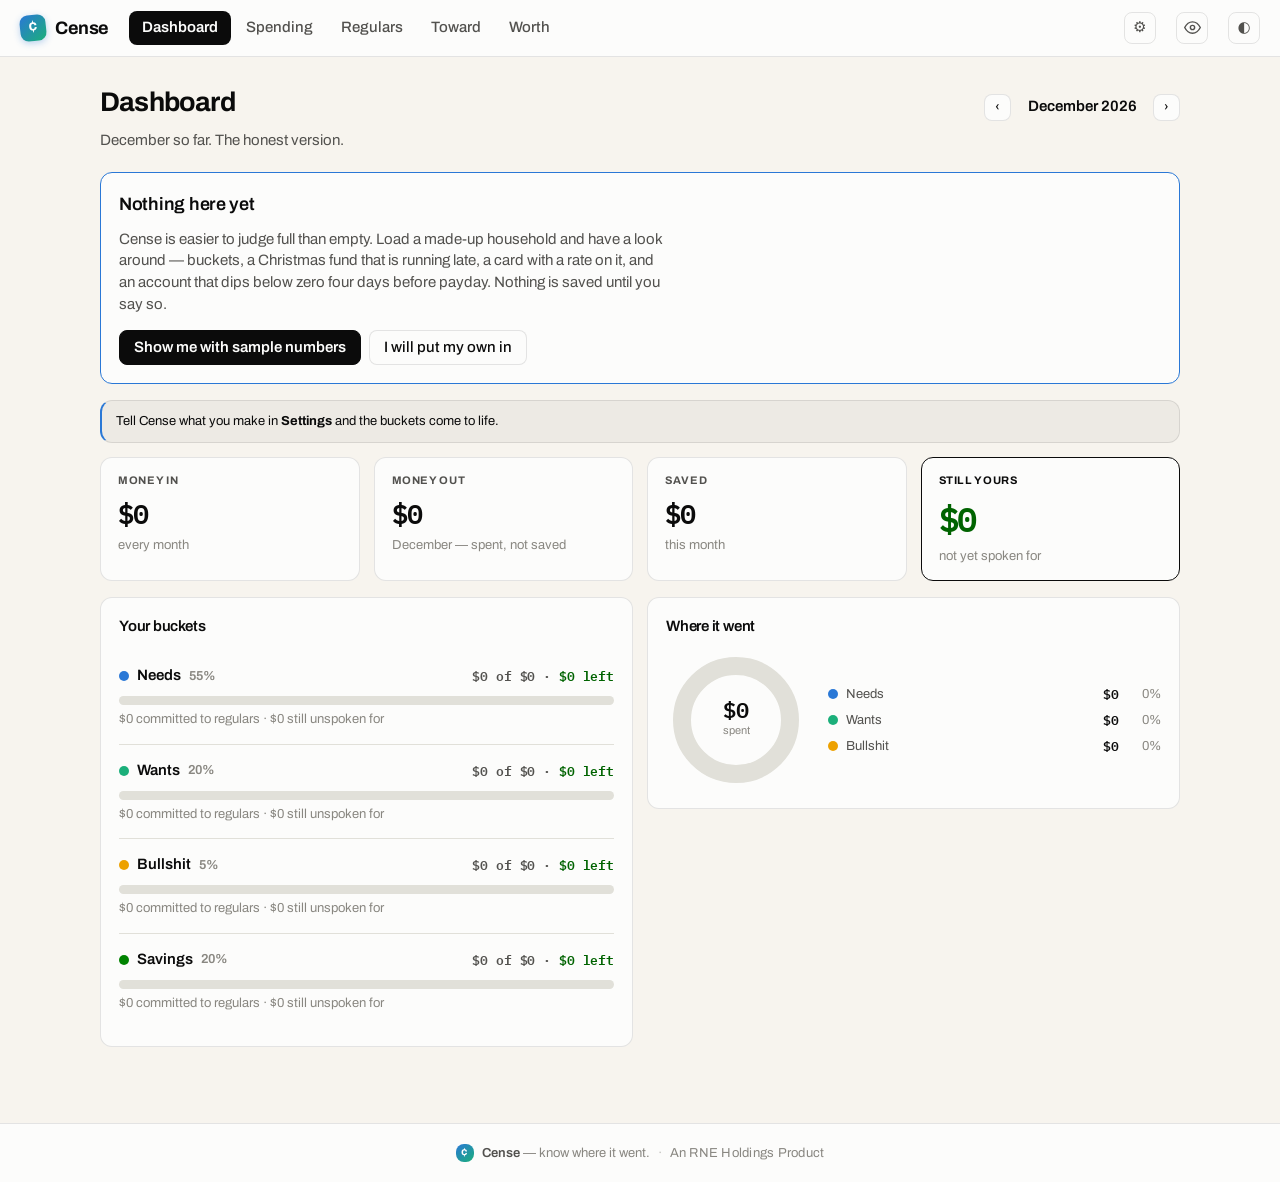
<file: index.html>
<!doctype html>
<html lang="en">
<head>
<meta charset="utf-8">
<meta name="viewport" content="width=device-width, initial-scale=1">
<title>Cense — know where it went</title>
<meta name="description" content="Cense is a budgeting app that admits some of it was bullshit. Percentage buckets, recurring charges on autopilot, and a spending category for the stuff you'd rather not defend.">
<!-- crossorigin is required on font preloads even same-origin; without it the
     browser fetches the file twice and the preload does nothing. -->
<link rel="preload" as="font" type="font/woff2" href="fonts/archivo-latin.woff2" crossorigin>
<link rel="preload" as="font" type="font/woff2" href="fonts/plexmono-600-latin.woff2" crossorigin>
<link rel="stylesheet" href="styles.css">

<link rel="manifest" href="manifest.webmanifest">
<link rel="icon" href="favicon-32.png" sizes="32x32" type="image/png">
<link rel="icon" href="icon-192.png" sizes="192x192" type="image/png">
<link rel="apple-touch-icon" href="icon-180.png">
<meta name="theme-color" content="#fcfcfb" media="(prefers-color-scheme: light)">
<meta name="theme-color" content="#1a1a19" media="(prefers-color-scheme: dark)">
<meta name="apple-mobile-web-app-capable" content="yes">
<meta name="apple-mobile-web-app-title" content="Cense">
<meta name="mobile-web-app-capable" content="yes">

<!-- These live here as well as on landing.html because GitHub Pages serves
     index.html at the site root — so the URL people actually paste into a
     message is this file, not the marketing page. -->
<meta property="og:type" content="website">
<meta property="og:site_name" content="Cense">
<meta property="og:title" content="Cense — know where it went">
<meta property="og:description" content="Percentage buckets, recurring charges on autopilot, and a spending category for the stuff you'd rather not defend. No signup, no bank login, nothing leaves your browser.">
<meta property="og:url" content="https://rneholdings.github.io/Cense/">
<meta property="og:image" content="https://rneholdings.github.io/Cense/og-card.png">
<meta property="og:image:width" content="1200">
<meta property="og:image:height" content="630">
<meta property="og:image:alt" content="Needs. Wants. Savings. Bullshit.">
<meta name="twitter:card" content="summary_large_image">
</head>
<body>

<header class="topbar">
  <a class="brand" href="landing.html" title="About Cense">
    <span class="brand-mark" aria-hidden="true">¢</span>
    <span class="brand-name">Cense</span>
  </a>
  <nav class="nav" id="nav" aria-label="Sections">
    <button class="nav-btn" data-view="dashboard">Dashboard</button>
    <button class="nav-btn" data-view="transactions">Spending</button>
    <button class="nav-btn" data-view="regulars">Regulars</button>
    <button class="nav-btn" data-view="toward">Toward</button>
    <button class="nav-btn" data-view="worth">Worth</button>
  </nav>
  <button class="icon-toggle" data-view="settings" title="Settings" aria-label="Settings">⚙</button>
  <button class="icon-toggle" id="privacyToggle" title="Hide amounts" aria-label="Hide amounts" aria-pressed="false"></button>
  <button class="icon-toggle" id="themeToggle" title="Switch light / dark" aria-label="Switch light / dark">◐</button>
</header>

<main id="view" class="view"></main>

<footer class="footer">
  <span class="footer-mark">¢</span>
  <span><b>Cense</b> — know where it went.</span>
  <span class="footer-dot">·</span>
  <span class="footer-rne">An RNE Holdings Product</span>
</footer>

<div id="modal" class="modal-backdrop" hidden></div>

<div id="toast" class="toast" role="status" aria-live="polite" hidden></div>

<script src="app.js"></script>
<script>
  /* Service workers need a secure origin, so this is a no-op when the page is
     opened straight off the disk with file://. The app itself works either way
     — this only adds installability and offline caching. */
  if ('serviceWorker' in navigator && location.protocol.indexOf('http') === 0) {
    window.addEventListener('load', function () {
      navigator.serviceWorker.register('sw.js').catch(function (e) {
        console.warn('Offline support unavailable:', e);
      });
    });
  }
</script>
</body>
</html>
</file>
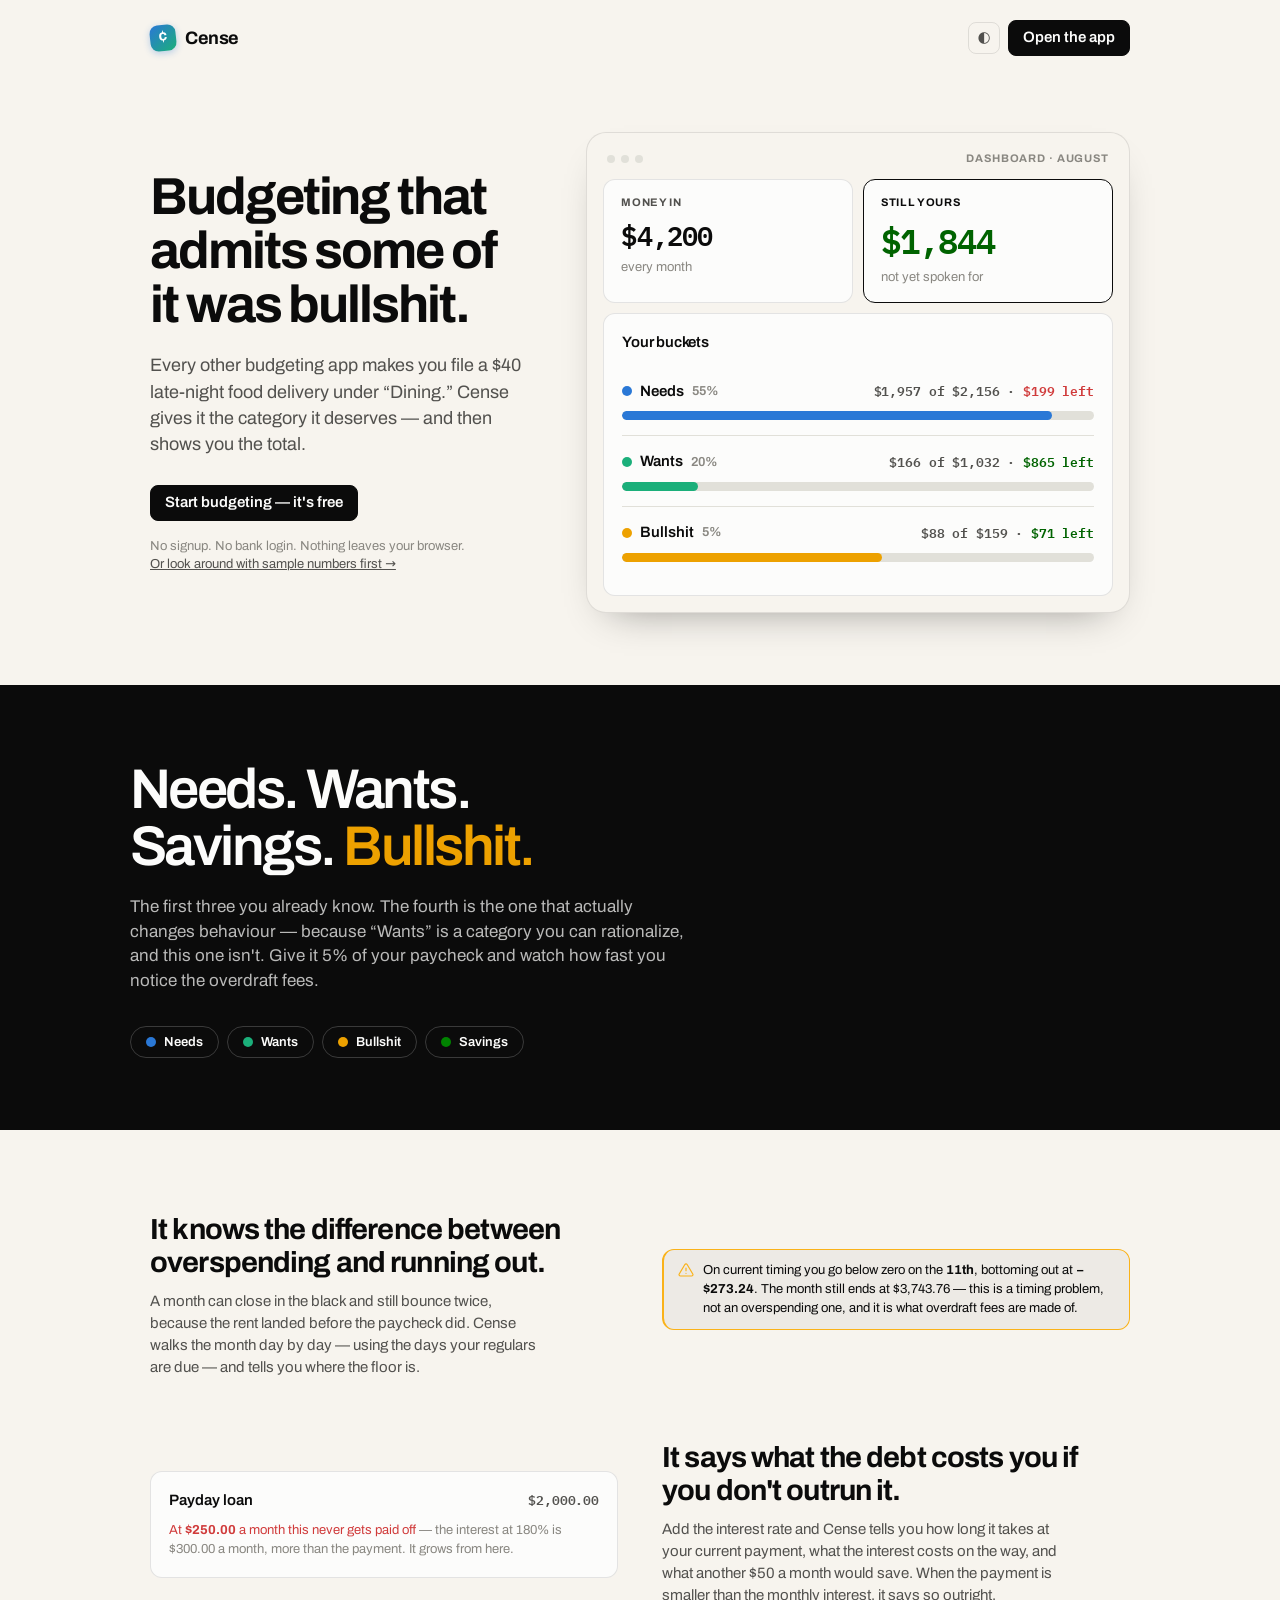
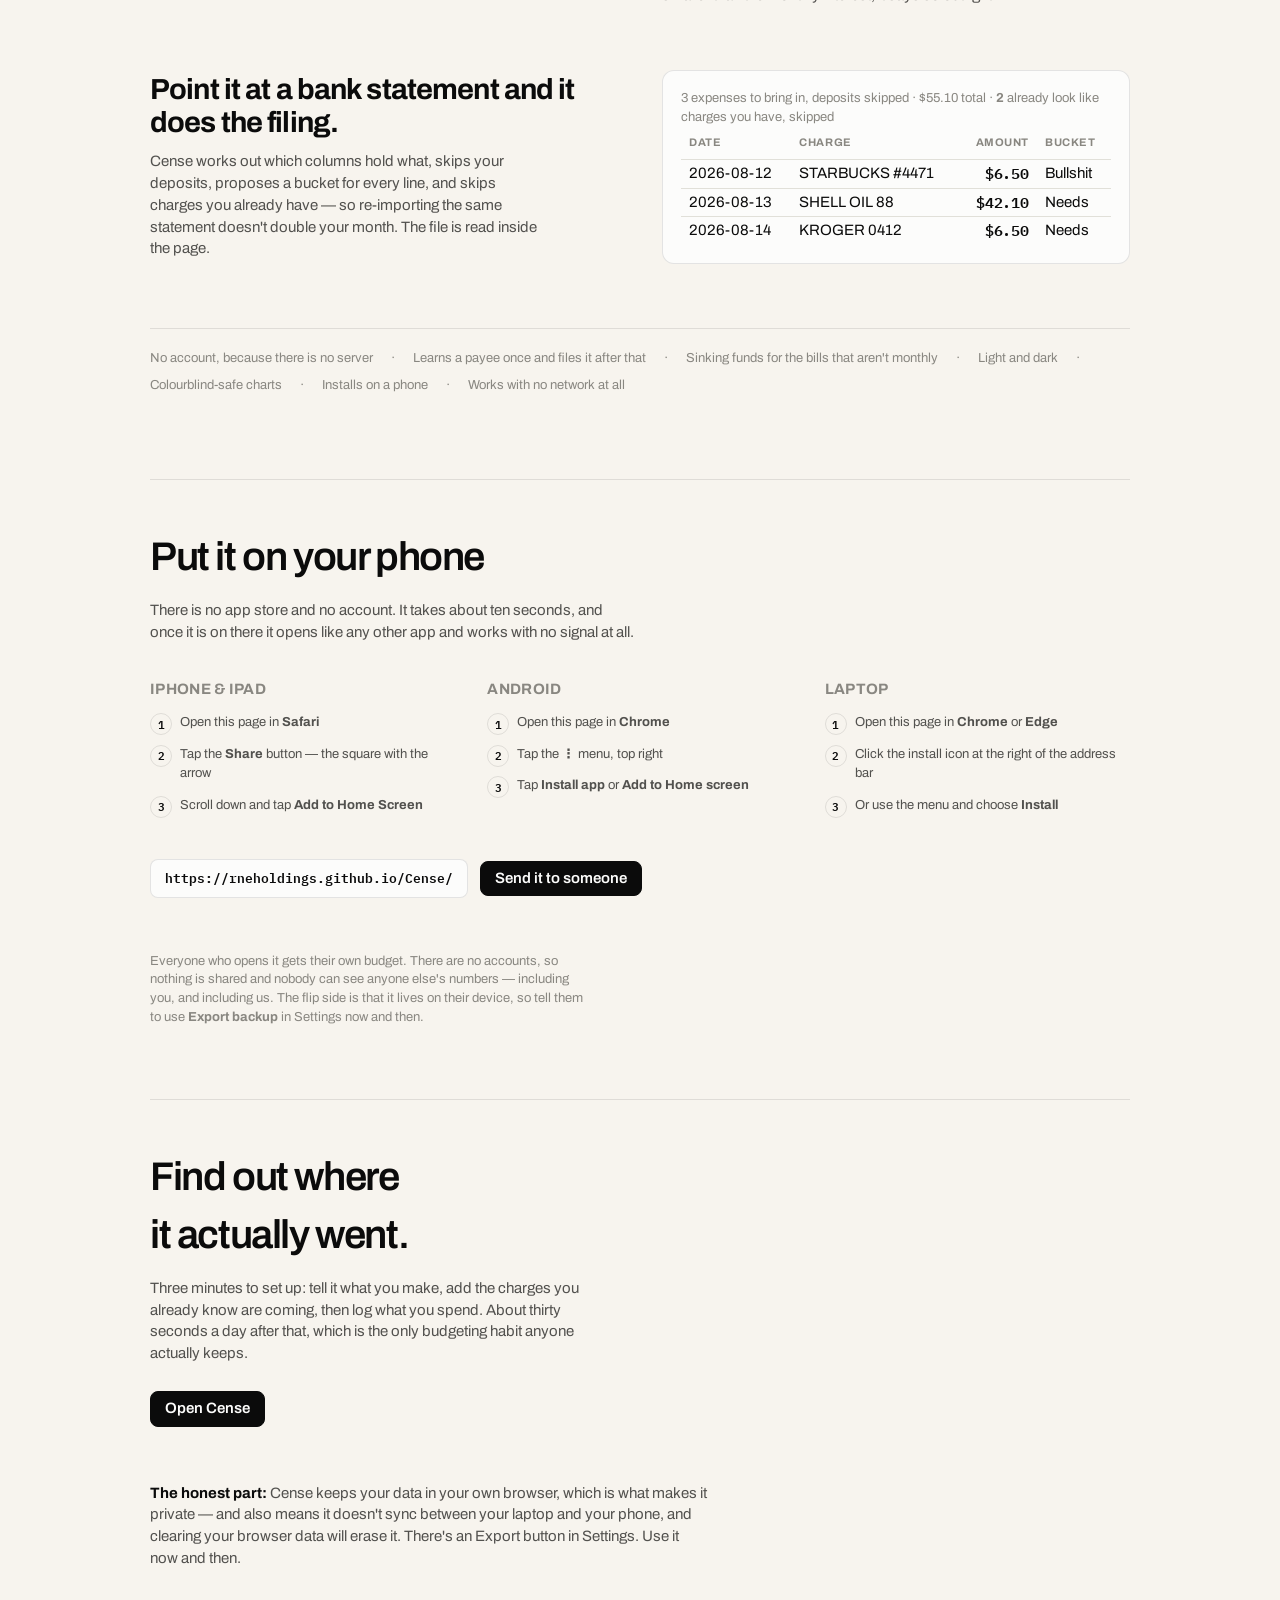
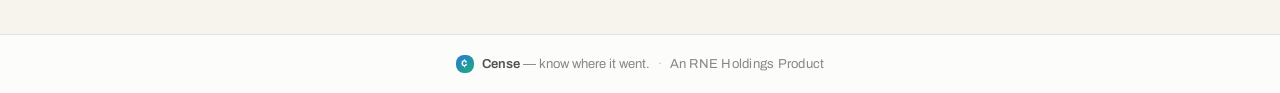
<file: landing.html>
<!doctype html>
<html lang="en">
<head>
<meta charset="utf-8">
<meta name="viewport" content="width=device-width, initial-scale=1">
<title>Cense — budgeting that admits some of it was bullshit</title>
<meta name="description" content="Percentage buckets, recurring charges on autopilot, and a spending category for the stuff you'd rather not defend. Free, private, and yours.">
<link rel="preload" as="font" type="font/woff2" href="fonts/archivo-latin.woff2" crossorigin>
<link rel="preload" as="font" type="font/woff2" href="fonts/plexmono-600-latin.woff2" crossorigin>
<link rel="stylesheet" href="styles.css">

<link rel="manifest" href="manifest.webmanifest">
<link rel="icon" href="favicon-32.png" sizes="32x32" type="image/png">
<link rel="icon" href="icon-192.png" sizes="192x192" type="image/png">
<link rel="apple-touch-icon" href="icon-180.png">
<meta name="theme-color" content="#fcfcfb" media="(prefers-color-scheme: light)">
<meta name="theme-color" content="#1a1a19" media="(prefers-color-scheme: dark)">

<meta property="og:type" content="website">
<meta property="og:site_name" content="Cense">
<meta property="og:title" content="Budgeting that admits some of it was bullshit.">
<meta property="og:description" content="Percentage buckets, recurring charges on autopilot, and a spending category for the stuff you'd rather not defend. No signup, no bank login, nothing leaves your browser.">
<meta property="og:url" content="https://rneholdings.github.io/Cense/landing.html">
<!-- Absolute, because Open Graph does not resolve relative paths — a relative
     src means no preview image renders anywhere at all. -->
<meta property="og:image" content="https://rneholdings.github.io/Cense/og-card.png">
<meta property="og:image:width" content="1200">
<meta property="og:image:height" content="630">
<meta property="og:image:alt" content="Needs. Wants. Savings. Bullshit.">
<meta name="twitter:card" content="summary_large_image">

<style>
  /* Layout only. Everything that has a look — cards, tiles, meters, notes,
     type scale, radii, colour — comes from styles.css, because the product
     screenshots on this page are built from the app's own classes rather than
     being images. There used to be a second design system in here; the feature
     grid it existed for is gone. */

  body { display: block; }

  .lp { max-width: 1020px; margin: 0 auto; padding: 0 20px; }

  .lp-nav {
    display: flex; align-items: center; justify-content: space-between;
    padding: 20px 0; gap: 16px; flex-wrap: wrap;
  }

  /* ---------- hero: asymmetric, not centred ---------- */
  .hero {
    display: grid;
    grid-template-columns: minmax(0, 5fr) minmax(0, 7fr);
    gap: 48px;
    align-items: center;
    padding: 56px 0 72px;
  }
  .hero h1 {
    font-size: clamp(34px, 5.4vw, 52px);
    line-height: 1.04;
    letter-spacing: -0.04em;
    margin: 0 0 20px;
  }
  .hero .lede {
    font-size: clamp(16px, 1.6vw, 18px);
    color: var(--ink-2);
    margin: 0 0 28px;
    max-width: 42ch;
  }
  .hero-fine { font-size: var(--t-small); color: var(--ink-muted); margin: 16px 0 0; }
  .hero-fine a { color: var(--ink-2); }

  /* The product shot is real markup, so it needs a frame that reads as
     "this is a screen" without pretending to be a browser chrome. */
  .shot {
    background: var(--plane);
    border: 1px solid var(--border);
    border-radius: var(--r-lg);
    padding: 16px;
    box-shadow: 0 18px 40px -24px rgba(0, 0, 0, 0.45);
  }
  .shot .card, .shot .tile { margin-bottom: 0; }
  .shot .grid { gap: 10px; }
  .shot-bar { display: flex; align-items: center; gap: 6px; padding: 2px 4px 12px; }
  .shot-dot { width: 8px; height: 8px; border-radius: var(--r-pill); background: var(--grid); }
  .shot-label {
    margin-left: auto; font-size: var(--t-micro); color: var(--ink-muted);
    text-transform: uppercase; letter-spacing: 0.08em; font-weight: 700;
  }

  /* ---------- the band: full bleed, inverted, one saturated word ---------- */
  /* Sits outside .lp in the document rather than escaping it with 100vw, which
     overflows by the width of the scrollbar. */
  .band {
    background: var(--ink);
    color: var(--surface-1);
    padding: 76px 20px 72px;
    margin-bottom: 84px;
  }
  .band-inner { max-width: 1020px; margin: 0 auto; }
  .band h2 {
    font-size: clamp(32px, 6.4vw, 56px);
    line-height: 1.02;
    letter-spacing: -0.045em;
    margin: 0 0 20px;
    max-width: 18ch;
  }
  .band .bs { color: var(--series-3); }
  .band p {
    color: var(--surface-1);
    opacity: 0.72;
    max-width: 56ch;
    margin: 0;
    font-size: clamp(15px, 1.5vw, 17px);
  }
  .band .bs-chips { display: flex; gap: 8px; flex-wrap: wrap; margin-top: 32px; }
  .band .chip {
    border: 1px solid rgba(128, 128, 128, 0.4);
    border-radius: var(--r-pill);
    padding: 6px 15px; font-size: var(--t-small); font-weight: 600;
    display: inline-flex; align-items: center; gap: 8px;
    color: var(--surface-1);
  }

  /* ---------- proof rows: what it does, shown doing it ---------- */
  .proof-row {
    display: grid;
    grid-template-columns: minmax(0, 1fr) minmax(0, 1fr);
    gap: 44px;
    align-items: center;
    margin-bottom: 64px;
  }
  .proof-row h3 {
    font-size: clamp(22px, 2.6vw, 29px);
    letter-spacing: -0.03em;
    margin: 0 0 12px;
    line-height: 1.12;
  }
  .proof-row p { color: var(--ink-2); margin: 0; max-width: 44ch; }
  .proof-art .card { margin-bottom: 0; }
  /* Alternate the side the picture sits on, so three rows read as a rhythm
     rather than as a list of three identical rows. */
  .proof-row.flip .proof-art { order: -1; }

  .spec-strip {
    display: flex; flex-wrap: wrap; gap: 8px 18px;
    font-size: var(--t-small); color: var(--ink-muted);
    border-top: 1px solid var(--border);
    padding-top: 20px; margin: 0 0 84px;
  }

  /* ---------- install ---------- */
  .install { border-top: 1px solid var(--border); padding-top: 48px; margin-bottom: 72px; }
  .install h2 {
    font-size: clamp(26px, 4vw, 40px);
    letter-spacing: -0.035em; margin: 0 0 14px; max-width: 20ch;
  }
  .install-lede { color: var(--ink-2); max-width: 54ch; margin: 0 0 36px; }
  .install-grid {
    display: grid; gap: 32px;
    grid-template-columns: repeat(auto-fit, minmax(220px, 1fr));
  }
  .install-step h3 {
    font-size: var(--t-body); margin: 0 0 12px;
    letter-spacing: 0.02em; text-transform: uppercase; font-weight: 700;
    color: var(--ink-muted);
  }
  /* Numbered from a counter rather than a list marker, so the digit can be
     given the mono face and sit in the margin like a step, not a bullet. */
  .install-step ol { list-style: none; margin: 0; padding: 0; counter-reset: i; }
  .install-step li {
    counter-increment: i;
    position: relative;
    padding-left: 30px;
    margin-bottom: 12px;
    color: var(--ink-2);
    font-size: var(--t-small);
    line-height: 1.5;
  }
  .install-step li::before {
    content: counter(i);
    position: absolute; left: 0; top: 0;
    font-family: var(--font-num); font-weight: 600;
    font-size: var(--t-micro); color: var(--ink);
    width: 20px; height: 20px; border-radius: var(--r-pill);
    border: 1px solid var(--border);
    display: grid; place-items: center;
  }
  .share-row {
    display: flex; align-items: center; gap: 12px; flex-wrap: wrap;
    margin-top: 32px;
  }
  .share-link {
    font-family: var(--font-num); font-weight: 600;
    font-size: var(--t-small);
    padding: 9px 14px;
    border: 1px solid var(--border);
    border-radius: var(--r-sm);
    background: var(--surface-1);
    user-select: all;              /* one click selects the whole address */
    overflow-wrap: anywhere;
  }
  .install-fine { color: var(--ink-muted); font-size: var(--t-small); max-width: 62ch; margin: 28px 0 0; }

  /* ---------- close ---------- */
  .closer {
    border-top: 1px solid var(--border);
    padding-top: 48px;
    margin-bottom: 56px;
  }
  .closer h2 {
    font-size: clamp(26px, 4vw, 40px);
    letter-spacing: -0.035em;
    margin: 0 0 14px;
    max-width: 20ch;
  }
  .closer p { color: var(--ink-2); max-width: 52ch; margin: 0 0 26px; }

  /* Promoted out of muted grey. An app that states its limits in normal-sized
     type is more credible than one that whispers them. */
  .honest {
    color: var(--ink-2);
    max-width: 62ch;
    margin: 0 0 64px;
  }
  .honest b { color: var(--ink); }

  @media (max-width: 900px) {
    .hero { grid-template-columns: 1fr; gap: 36px; padding: 40px 0 56px; }
    .proof-row { grid-template-columns: 1fr; gap: 22px; margin-bottom: 52px; }
    /* On one column the picture always follows its sentence, so the
       alternating order does not shuffle the reading. Matches the .flip
       specificity and comes later, so it wins for both. */
    .proof-row .proof-art,
    .proof-row.flip .proof-art { order: 2; }
    .band { padding: 56px 20px; margin-bottom: 64px; }
  }
</style>
</head>
<body>

<div class="lp">
  <nav class="lp-nav">
    <a class="brand" href="landing.html">
      <span class="brand-mark" aria-hidden="true">¢</span>
      <span class="brand-name">Cense</span>
    </a>
    <div class="row">
      <button class="icon-toggle" id="themeToggle" title="Switch light / dark" aria-label="Switch light / dark">◐</button>
      <a class="btn btn-primary" href="index.html">Open the app</a>
    </div>
  </nav>

  <section class="hero">
    <div class="hero-copy">
      <h1>Budgeting that admits some of it was bullshit.</h1>
      <p class="lede">
        Every other budgeting app makes you file a $40 late-night food delivery under
        “Dining.” Cense gives it the category it deserves — and then shows you the total.
      </p>
      <a class="btn btn-primary btn-lg" href="index.html">Start budgeting — it's free</a>
      <p class="hero-fine">
        No signup. No bank login. Nothing leaves your browser.<br>
        <a href="index.html?demo=1">Or look around with sample numbers first →</a>
      </p>
    </div>

    <!-- Not a screenshot. Real markup using the app's own classes, so it is
         crisp at any resolution, correct in both themes, and cannot drift out
         of date the way an exported PNG does. Figures are invented. -->
    <div class="shot" aria-label="The Cense dashboard" role="img">
      <div class="shot-bar" aria-hidden="true">
        <span class="shot-dot"></span><span class="shot-dot"></span><span class="shot-dot"></span>
        <span class="shot-label">Dashboard · August</span>
      </div>

      <div class="grid grid-4" style="margin-bottom:10px">
        <div class="tile">
          <div class="tile-label">Money in</div>
          <div class="tile-value">$4,200</div>
          <div class="tile-note">every month</div>
        </div>
        <div class="tile tile-lead">
          <div class="tile-label">Still yours</div>
          <div class="tile-value pos">$1,844</div>
          <div class="tile-note">not yet spoken for</div>
        </div>
      </div>

      <div class="card">
        <h2>Your buckets</h2>
        <div class="bucket">
          <div class="bucket-top">
            <span class="bucket-name"><span class="swatch" style="background:var(--series-1)"></span>Needs<span class="hint">55%</span></span>
            <span class="bucket-nums">$1,957 of $2,156 · <span class="neg">$199 left</span></span>
          </div>
          <div class="meter"><div class="meter-fill" style="width:91%;background:var(--series-1)"></div></div>
        </div>
        <div class="bucket">
          <div class="bucket-top">
            <span class="bucket-name"><span class="swatch" style="background:var(--series-2)"></span>Wants<span class="hint">20%</span></span>
            <span class="bucket-nums">$166 of $1,032 · <span class="pos">$865 left</span></span>
          </div>
          <div class="meter"><div class="meter-fill" style="width:16%;background:var(--series-2)"></div></div>
        </div>
        <div class="bucket">
          <div class="bucket-top">
            <span class="bucket-name"><span class="swatch" style="background:var(--series-3)"></span>Bullshit<span class="hint">5%</span></span>
            <span class="bucket-nums">$88 of $159 · <span class="pos">$71 left</span></span>
          </div>
          <div class="meter"><div class="meter-fill" style="width:55%;background:var(--series-3)"></div></div>
        </div>
      </div>
    </div>
  </section>
</div>

<section class="band">
  <div class="band-inner">
    <h2>Needs. Wants. Savings. <span class="bs">Bullshit.</span></h2>
    <p>
      The first three you already know. The fourth is the one that actually changes
      behaviour — because “Wants” is a category you can rationalize, and this one isn't.
      Give it 5% of your paycheck and watch how fast you notice the overdraft fees.
    </p>
    <div class="bs-chips">
      <span class="chip"><span class="swatch" style="background:var(--series-1)"></span>Needs</span>
      <span class="chip"><span class="swatch" style="background:var(--series-2)"></span>Wants</span>
      <span class="chip"><span class="swatch" style="background:var(--series-3)"></span>Bullshit</span>
      <span class="chip"><span class="swatch" style="background:var(--series-4)"></span>Savings</span>
    </div>
  </div>
</section>

<div class="lp">

  <div class="proof-row">
    <div>
      <h3>It knows the difference between overspending and running out.</h3>
      <p>
        A month can close in the black and still bounce twice, because the rent landed
        before the paycheck did. Cense walks the month day by day — using the days your
        regulars are due — and tells you where the floor is.
      </p>
    </div>
    <div class="proof-art">
      <div class="note note-warn">
        <svg class="icon" viewBox="0 0 24 24" width="16" height="16" fill="none" stroke="currentColor" stroke-width="1.75" stroke-linecap="round" stroke-linejoin="round" aria-hidden="true"><path d="M10.29 3.86 1.82 18a2 2 0 0 0 1.71 3h16.94a2 2 0 0 0 1.71-3L13.71 3.86a2 2 0 0 0-3.42 0z"/><path d="M12 9v4"/><path d="M12 17h.01"/></svg>
        <span>On current timing you go below zero on the <b>11th</b>, bottoming out at
        <b>−$273.24</b>. The month still ends at $3,743.76 — this is a timing problem,
        not an overspending one, and it is what overdraft fees are made of.</span>
      </div>
    </div>
  </div>

  <div class="proof-row flip">
    <div>
      <h3>It says what the debt costs you if you don't outrun it.</h3>
      <p>
        Add the interest rate and Cense tells you how long it takes at your current
        payment, what the interest costs on the way, and what another $50 a month would
        save. When the payment is smaller than the monthly interest, it says so outright.
      </p>
    </div>
    <div class="proof-art">
      <div class="card">
        <div class="bucket-top">
          <span class="bucket-name">Payday loan</span>
          <span class="bucket-nums">$2,000.00</span>
        </div>
        <div class="hint" style="margin-top:10px">
          <span class="neg">At <b>$250.00</b> a month this never gets paid off</span> — the
          interest at 180% is $300.00 a month, more than the payment. It grows from here.
        </div>
      </div>
    </div>
  </div>

  <div class="proof-row">
    <div>
      <h3>Point it at a bank statement and it does the filing.</h3>
      <p>
        Cense works out which columns hold what, skips your deposits, proposes a bucket
        for every line, and skips charges you already have — so re-importing the same
        statement doesn't double your month. The file is read inside the page.
      </p>
    </div>
    <div class="proof-art">
      <div class="card">
        <div class="hint" style="margin-bottom:8px">3 expenses to bring in, deposits skipped · $55.10 total · <b>2</b> already look like charges you have, skipped</div>
        <div class="table-wrap"><table>
          <thead><tr><th>Date</th><th>Charge</th><th class="num">Amount</th><th>Bucket</th></tr></thead>
          <tbody>
            <tr><td>2026-08-12</td><td>STARBUCKS #4471</td><td class="num">$6.50</td><td>Bullshit</td></tr>
            <tr><td>2026-08-13</td><td>SHELL OIL 88</td><td class="num">$42.10</td><td>Needs</td></tr>
            <tr><td>2026-08-14</td><td>KROGER 0412</td><td class="num">$6.50</td><td>Needs</td></tr>
          </tbody>
        </table></div>
      </div>
    </div>
  </div>

  <p class="spec-strip">
    <span>No account, because there is no server</span>
    <span>·</span>
    <span>Learns a payee once and files it after that</span>
    <span>·</span>
    <span>Sinking funds for the bills that aren't monthly</span>
    <span>·</span>
    <span>Light and dark</span>
    <span>·</span>
    <span>Colourblind-safe charts</span>
    <span>·</span>
    <span>Installs on a phone</span>
    <span>·</span>
    <span>Works with no network at all</span>
  </p>

  <section class="install" id="install">
    <h2>Put it on your phone</h2>
    <p class="install-lede">
      There is no app store and no account. It takes about ten seconds, and once it is
      on there it opens like any other app and works with no signal at all.
    </p>

    <div class="install-grid">
      <div class="install-step">
        <h3>iPhone &amp; iPad</h3>
        <ol>
          <li>Open this page in <b>Safari</b></li>
          <li>Tap the <b>Share</b> button — the square with the arrow</li>
          <li>Scroll down and tap <b>Add to Home Screen</b></li>
        </ol>
      </div>
      <div class="install-step">
        <h3>Android</h3>
        <ol>
          <li>Open this page in <b>Chrome</b></li>
          <li>Tap the <b>⋮</b> menu, top right</li>
          <li>Tap <b>Install app</b> or <b>Add to Home screen</b></li>
        </ol>
      </div>
      <div class="install-step">
        <h3>Laptop</h3>
        <ol>
          <li>Open this page in <b>Chrome</b> or <b>Edge</b></li>
          <li>Click the install icon at the right of the address bar</li>
          <li>Or use the menu and choose <b>Install</b></li>
        </ol>
      </div>
    </div>

    <!-- The link is on the page in plain sight, not hidden behind the button.
         Clipboard access needs a focused window and a real gesture and quietly
         does nothing when it doesn't get them, so it can never be the only way
         to get the address. -->
    <div class="share-row">
      <span class="share-link" id="shareLink">https://rneholdings.github.io/Cense/</span>
      <button class="btn btn-primary" id="shareBtn" data-url="https://rneholdings.github.io/Cense/">Send it to someone</button>
    </div>
    <p class="hint" id="shareMsg" role="status" aria-live="polite" style="margin:10px 0 0;min-height:1.2em"></p>

    <p class="install-fine">
      Everyone who opens it gets their own budget. There are no accounts, so nothing is
      shared and nobody can see anyone else's numbers — including you, and including us.
      The flip side is that it lives on their device, so tell them to use
      <b>Export backup</b> in Settings now and then.
    </p>
  </section>

  <section class="closer">
    <h2>Find out where it actually went.</h2>
    <p>
      Three minutes to set up: tell it what you make, add the charges you already know
      are coming, then log what you spend. About thirty seconds a day after that, which
      is the only budgeting habit anyone actually keeps.
    </p>
    <a class="btn btn-primary btn-lg" href="index.html">Open Cense</a>
  </section>

  <p class="honest">
    <b>The honest part:</b> Cense keeps your data in your own browser, which is what makes
    it private — and also means it doesn't sync between your laptop and your phone, and
    clearing your browser data will erase it. There's an Export button in Settings. Use it
    now and then.
  </p>
</div>

<footer class="footer">
  <span class="footer-mark">¢</span>
  <span><b>Cense</b> — know where it went.</span>
  <span class="footer-dot">·</span>
  <span class="footer-rne">An RNE Holdings Product</span>
</footer>

<script>
  (function () {
    var KEY = 'cense.theme';
    var saved = localStorage.getItem(KEY);
    if (saved) document.documentElement.setAttribute('data-theme', saved);
    document.getElementById('themeToggle').addEventListener('click', function () {
      var cur = document.documentElement.getAttribute('data-theme');
      var isDark = cur ? cur === 'dark' : window.matchMedia('(prefers-color-scheme: dark)').matches;
      var next = isDark ? 'light' : 'dark';
      document.documentElement.setAttribute('data-theme', next);
      localStorage.setItem(KEY, next);
    });
  })();

  /* Share: the native sheet on a phone, the clipboard on a laptop, and the
     bare link on anything that has neither — so the button always does
     something rather than failing silently. */
  (function () {
    var btn = document.getElementById('shareBtn');
    var msg = document.getElementById('shareMsg');
    if (!btn) return;

    function say(text) {
      msg.textContent = text;
      setTimeout(function () { msg.textContent = ''; }, 4000);
    }

    btn.addEventListener('click', function () {
      var url = btn.getAttribute('data-url');
      var payload = {
        title: 'Cense',
        text: 'A budgeting app that admits some of it was bullshit. No signup, nothing leaves your browser.',
        url: url
      };

      if (navigator.share) {
        navigator.share(payload).catch(function () { /* dismissed — say nothing */ });
        return;
      }
      if (navigator.clipboard && navigator.clipboard.writeText) {
        navigator.clipboard.writeText(url).then(function () {
          say('Link copied — paste it to whoever needs it.');
        }).catch(selectInstead);
        return;
      }
      selectInstead();
    });

    /* If the clipboard refuses, highlight the address so one Ctrl+C finishes
       the job — better than telling someone a copy happened when it did not. */
    function selectInstead() {
      var el = document.getElementById('shareLink');
      try {
        var r = document.createRange();
        r.selectNodeContents(el);
        var sel = window.getSelection();
        sel.removeAllRanges();
        sel.addRange(r);
        say('Selected the link — copy it with Ctrl+C.');
      } catch (e) {
        say('Copy the link above.');
      }
    }
  })();
</script>

</body>
</html>
</file>
<file: styles.css>
/* ---------------------------------------------------------------
   Typefaces. Both SIL OFL 1.1, self-hosted — see fonts/*-OFL.txt.
   Self-hosted rather than linked because the app is installable and has
   to render identically with no network at all; a CDN link would also
   hand every visitor's IP to a third party, which is the one thing this
   product promises not to do.

   Two faces, deliberately: Archivo carries the words, IBM Plex Mono
   carries every figure. The split is the point — it says the numbers
   are the subject before anyone reads one.

   No local() in src: it would happily pick up a stranger's differently
   versioned copy off the machine and render something else.
   --------------------------------------------------------------- */

@font-face {
  font-family: "Archivo";
  src: url("fonts/archivo-latin.woff2") format("woff2-variations");
  font-weight: 100 900;
  font-style: normal;
  font-display: swap;
}

@font-face {
  font-family: "Plex Mono";
  src: url("fonts/plexmono-600-latin.woff2") format("woff2");
  font-weight: 600;
  font-style: normal;
  font-display: swap;
}

/* ---------------------------------------------------------------
   Cense — an RNE Holdings product
   Chart/bucket colors come from the validated categorical palette
   (slots 1-6). Brand chrome deliberately adds no fifth hue, so a
   brand color can never be mistaken for a data series.
   --------------------------------------------------------------- */

:root {
  color-scheme: light;

  --surface-1: #fcfcfb;   /* card + chart surface (what the palette validated against) */
  --plane:     #f7f4ee;   /* warm page behind the cards */
  --ink:       #0b0b0b;
  --ink-2:     #52514e;
  --ink-muted: #898781;
  --grid:      #e1e0d9;
  --axis:      #c3c2b7;
  --border:    rgba(11, 11, 11, 0.10);
  --wash:      rgba(11, 11, 11, 0.04);

  --series-1: #2a78d6; /* blue   */
  --series-2: #1baf7a; /* aqua   */
  --series-3: #eda100; /* yellow */
  --series-4: #008300; /* green  */
  --series-5: #4a3aa7; /* violet */
  --series-6: #e34948; /* red    */

  --good:     #0ca30c;
  --good-ink: #006300;
  --warning:  #fab219;
  --critical: #d03b3b;

  --font: "Archivo", system-ui, -apple-system, "Segoe UI", sans-serif;
  --font-num: "Plex Mono", ui-monospace, "Cascadia Mono", Consolas, monospace;

  /* ---------- scale ----------
     Six type sizes, four radii. What was here before was nineteen sizes and
     sixteen radii — each defensible alone, collectively arbitrary, which is
     what a machine picking a plausible number every time it needs one looks
     like. Values live here so a new component has to choose from the set
     rather than invent another 13.5px. */
  --t-micro: 11px;   /* table headers, chart ticks, legends */
  --t-small: 13px;   /* hints, secondary lines, notes */
  --t-body:  15px;   /* body copy and every control */
  --t-lead:  18px;   /* section titles, modal titles */
  --t-title: 22px;   /* view headings */
  --t-hero:  27px;   /* headline figures */
  --t-display: 34px; /* the single lead figure on a screen, and nothing else */

  --r-sm:   8px;     /* inputs, buttons, small controls */
  --r-md:   12px;    /* cards, tiles, notes, banners */
  --r-lg:   20px;    /* modals and full-width panels */
  --r-pill: 999px;   /* pills, meters, swatches — round by intent, not by number */

  --radius: var(--r-md);

  /* Styles the native checkbox in Settings, which was otherwise the raw OS
     control sitting in the middle of a designed page. */
  accent-color: var(--series-1);
}

::selection { background: var(--series-1); color: #fff; }

/* ---------- figures ----------
   Standalone amounts get the mono face; money inside a sentence stays in the
   text face, because a figure mid-prose should match the prose around it.
   Weight is pinned to 600 — the only weight of Plex Mono that ships here, and
   anything else makes the browser synthesise a fake bold. */
.tile-value,
.donut-center-1,
.bucket-nums,
td.num,
.legend-item b,
.scale-legend,
input[data-field="amount"],
input[data-field="balance"],
input[data-field="target"],
input[data-field="value"],
input[data-plan-amount],
#s-income, #s-startbalance, #s-annualadd,
#f-amount, #d-balance, #fund-target, #a-value {
  font-family: var(--font-num);
  font-weight: 600;
  font-variant-numeric: tabular-nums lining-nums;
  font-feature-settings: "zero" 1;   /* slashed zero: this is a machine that counts */
  letter-spacing: -0.01em;
}

/* Day-of-month and percentage fields are numbers but not money, so they stay
   in the text face — mixing them in makes the screen read as a terminal. */
input[data-field="day"],
input[data-field="pct"],
input[data-field="apr"],
input[data-field="every"],
#b-pct, #s-incomeday, #s-age, #s-return, #fund-every {
  font-family: var(--font);
  font-weight: 500;
}

/* Stops headlines breaking with one orphaned word on the last line. Ignored by
   browsers that do not support it, so there is nothing to fall back to. */
h1, h2, .hero h1, .bs-band h2, .closer h2, .section > h2 { text-wrap: balance; }
.sub, .lede, .blurb { text-wrap: pretty; }

@media (prefers-color-scheme: dark) {
  :root:not([data-theme="light"]) {
    color-scheme: dark;
    --surface-1: #1a1a19;
    --plane:     #0d0d0d;
    --ink:       #ffffff;
    --ink-2:     #c3c2b7;
    --ink-muted: #898781;
    --grid:      #2c2c2a;
    --axis:      #383835;
    --border:    rgba(255, 255, 255, 0.10);
    --wash:      rgba(255, 255, 255, 0.05);

    --series-1: #3987e5;
    --series-2: #199e70;
    --series-3: #c98500;
    --series-4: #008300;
    --series-5: #9085e9;
    --series-6: #e66767;

    --good-ink: #0ca30c;
  }
}

:root[data-theme="dark"] {
  color-scheme: dark;
  --surface-1: #1a1a19;
  --plane:     #0d0d0d;
  --ink:       #ffffff;
  --ink-2:     #c3c2b7;
  --ink-muted: #898781;
  --grid:      #2c2c2a;
  --axis:      #383835;
  --border:    rgba(255, 255, 255, 0.10);
  --wash:      rgba(255, 255, 255, 0.05);

  --series-1: #3987e5;
  --series-2: #199e70;
  --series-3: #c98500;
  --series-4: #008300;
  --series-5: #9085e9;
  --series-6: #e66767;

  --good-ink: #0ca30c;
}

* { box-sizing: border-box; }

body {
  margin: 0;
  background: var(--plane);
  color: var(--ink);
  font-family: var(--font);
  font-size: var(--t-body);
  line-height: 1.45;
  -webkit-font-smoothing: antialiased;
  display: flex;
  flex-direction: column;
  min-height: 100vh;
}

/* ---------- brand ---------- */

.brand {
  display: flex; align-items: center; gap: 9px;
  font-weight: 700; text-decoration: none; color: var(--ink);
  letter-spacing: -0.03em;
}
.brand-mark {
  width: 26px; height: 26px; border-radius: var(--r-sm);
  background: linear-gradient(140deg, var(--series-1), var(--series-2));
  color: #fff;
  display: grid; place-items: center;
  font-size: var(--t-body); font-weight: 700;
  transform: rotate(-6deg);
  box-shadow: 0 2px 7px rgba(42, 120, 214, 0.32);
}
.brand-name { font-size: var(--t-lead); }
.brand:hover .brand-mark { transform: rotate(6deg); }
.brand-mark { transition: transform 0.18s ease; }

/* ---------- top bar ---------- */

.topbar {
  display: flex;
  align-items: center;
  gap: 20px;
  padding: 11px 20px;
  background: var(--surface-1);
  border-bottom: 1px solid var(--border);
  position: sticky;
  top: 0;
  z-index: 20;
  flex-wrap: wrap;
}

.nav { display: flex; gap: 2px; flex: 1; flex-wrap: wrap; }

.nav-btn {
  appearance: none;
  border: 0;
  background: transparent;
  color: var(--ink-2);
  font: inherit;
  font-size: var(--t-body);
  font-weight: 500;
  padding: 6px 13px;
  border-radius: var(--r-sm);
  cursor: pointer;
}
.nav-btn:hover { background: var(--wash); color: var(--ink); }
.nav-btn[aria-current="page"] { background: var(--ink); color: var(--surface-1); font-weight: 600; }

.theme-toggle, .icon-toggle {
  appearance: none;
  border: 1px solid var(--border);
  background: transparent;
  color: var(--ink-2);
  width: 32px; height: 32px;
  border-radius: var(--r-sm);
  cursor: pointer;
  font-size: var(--t-body);
  line-height: 1;
  display: grid;
  place-items: center;
  flex: none;
}
.theme-toggle:hover, .icon-toggle:hover { background: var(--wash); color: var(--ink); }
.icon-toggle[aria-pressed="true"],
.icon-toggle[aria-current="page"] {
  background: var(--ink);
  color: var(--surface-1);
  border-color: var(--ink);
}

/* Divides the two halves of a merged screen without pretending to be an <h1>. */
.section-title {
  font-size: var(--t-lead);
  font-weight: 700;
  letter-spacing: -0.025em;
  margin: 30px 0 6px;
  padding-top: 22px;
  border-top: 1px solid var(--grid);
}
.section-title:first-of-type { margin-top: 6px; padding-top: 0; border-top: 0; }

/* ---------- net worth comparison ---------- */

/* The scale runs 0 to twice the median, so the midpoint is the typical
   household rather than an arbitrary maximum. */
.scale {
  position: relative;
  height: 12px;
  background: var(--grid);
  border-radius: var(--r-sm);
  margin-top: 12px;
}
.scale-median {
  position: absolute; top: -4px; bottom: -4px;
  width: 2px;
  background: var(--ink-2);
  border-radius: 1px;
  transform: translateX(-1px);
}
.scale-you {
  position: absolute; top: 50%;
  width: 15px; height: 15px;
  border-radius: 50%;
  border: 2.5px solid var(--surface-1);
  transform: translate(-50%, -50%);
  box-shadow: 0 1px 4px rgba(0, 0, 0, 0.3);
}
.scale-legend {
  display: flex; justify-content: space-between;
  font-size: var(--t-micro); color: var(--ink-muted);
  margin-top: 9px;
}

.chart-wrap { width: 100%; }
.chart-wrap svg { width: 100%; height: 190px; display: block; }
.chart-tick { font-size: var(--t-micro); fill: var(--ink-muted); }

/* ---------- privacy mode ---------- */

/* Text amounts are masked at the formatter, but these are live <input> values
   that have to stay editable, so they get blurred instead — and clear the
   moment you focus one, because you meant to look at that one. */
.private input[data-field="amount"],
.private input[data-field="balance"],
.private input[data-field="target"],
.private input[data-field="value"],
.private input[data-plan-amount],
.private #s-income,
.private #s-startbalance,
.private #f-amount,
.private #d-balance,
.private #fund-target,
.private #a-value,
.private #s-annualadd,
.private .chart-wrap {
  filter: blur(6px);
  transition: filter 0.12s ease;
}
.private input[data-field="amount"]:focus,
.private input[data-field="balance"]:focus,
.private input[data-field="target"]:focus,
.private input[data-field="value"]:focus,
.private input[data-plan-amount]:focus,
.private #s-income:focus,
.private #s-startbalance:focus,
.private #f-amount:focus,
.private #d-balance:focus,
.private #fund-target:focus,
.private #a-value:focus,
.private #s-annualadd:focus {
  filter: none;
}

/* The comparison marker's position encodes the number even when the number
   itself is masked, so it goes too. */
.private .scale-you { opacity: 0; }

/* The bars encode "how much of the bucket is gone", which is a ratio, not a
   figure — but a full meter beside a masked number still says "you overspent",
   so they flatten too. */
.private .meter-fill { opacity: 0.28; }

/* ---------- layout ---------- */

.view { max-width: 1120px; margin: 0 auto; padding: 26px 20px 60px; width: 100%; flex: 1; }

.view-head {
  display: flex;
  align-items: baseline;
  justify-content: space-between;
  gap: 16px;
  margin-bottom: 8px;
  flex-wrap: wrap;
}
h1 { font-size: var(--t-hero); margin: 0; letter-spacing: -0.03em; font-weight: 700; }
h2 { font-size: var(--t-body); margin: 0 0 12px; letter-spacing: -0.015em; font-weight: 600; }
.sub { color: var(--ink-2); font-size: var(--t-body); margin: 0 0 20px; max-width: 62ch; }

.card {
  background: var(--surface-1);
  border: 1px solid var(--border);
  border-radius: var(--radius);
  padding: 18px;
  margin-bottom: 16px;
}

.grid { display: grid; gap: 14px; }
.grid-4 { grid-template-columns: repeat(auto-fit, minmax(200px, 1fr)); }
.grid-2 { grid-template-columns: repeat(auto-fit, minmax(320px, 1fr)); }

/* ---------- stat tiles ---------- */

.tile {
  background: var(--surface-1);
  border: 1px solid var(--border);
  border-radius: var(--radius);
  padding: 15px 17px;
}
.tile-label {
  font-size: var(--t-micro);
  color: var(--ink-2);
  text-transform: uppercase;
  letter-spacing: 0.06em;
  font-weight: 700;
}
/* The four biggest figures in the app. Without tabular figures the headline
   numbers shift width as they change while the small ones below them, which
   have always been tabular, hold still. */
.tile-value {
  font-size: var(--t-hero);
  font-weight: 600;   /* the only weight of Plex Mono that ships; 700 fakes it */
  letter-spacing: -0.03em;
  margin-top: 5px;
  font-variant-numeric: tabular-nums lining-nums;
}
.tile-note { font-size: var(--t-small); color: var(--ink-muted); margin-top: 3px; }

/* Exactly one of these per screen. Hierarchy comes from difference, and with
   every tile weighted the same there was none to spend. */
.tile-lead { border-color: var(--ink); }
.tile-lead .tile-label { color: var(--ink); }
.tile-lead .tile-value { font-size: var(--t-display); }

.swatch { width: 10px; height: 10px; border-radius: var(--r-pill); flex: none; }

.pos { color: var(--good-ink); }
.neg { color: var(--critical); }

/* ---------- bucket rows ---------- */

.bucket { padding: 15px 0; border-bottom: 1px solid var(--grid); }
.bucket:last-child { border-bottom: 0; }
.bucket-top {
  display: flex; align-items: baseline; gap: 10px;
  justify-content: space-between; flex-wrap: wrap;
}
.bucket-name { display: flex; align-items: center; gap: 8px; font-weight: 600; }
.bucket-nums { font-size: var(--t-small); color: var(--ink-2); font-variant-numeric: tabular-nums; }

.meter {
  position: relative;
  height: 9px;
  background: var(--grid);
  border-radius: var(--r-pill);
  margin-top: 9px;
  overflow: hidden;
}
.meter-fill { position: absolute; inset: 0 auto 0 0; border-radius: var(--r-pill); }

/* ---------- tables ---------- */

.table-wrap { overflow-x: auto; }

table { width: 100%; border-collapse: collapse; font-size: var(--t-body); }
th {
  text-align: left;
  font-size: var(--t-micro);
  text-transform: uppercase;
  letter-spacing: 0.05em;
  color: var(--ink-muted);
  font-weight: 700;
  padding: 0 8px 8px;
  border-bottom: 1px solid var(--grid);
  white-space: nowrap;
}
td { padding: 3px 8px; border-bottom: 1px solid var(--grid); vertical-align: middle; }
tr:last-child td { border-bottom: 0; }
.num { text-align: right; font-variant-numeric: tabular-nums; }
tfoot td { font-weight: 600; border-top: 1px solid var(--axis); border-bottom: 0; padding-top: 10px; }

/* ---------- form controls ---------- */

input, select, textarea, button { font: inherit; color: inherit; }

.inp {
  appearance: none;
  background: transparent;
  border: 1px solid transparent;
  border-radius: var(--r-sm);
  padding: 5px 8px;
  width: 100%;
  min-width: 0;
  color: var(--ink);
}
.inp:hover { border-color: var(--border); }
.inp:focus { outline: 2px solid var(--series-1); outline-offset: -1px; border-color: transparent; }
.inp.num { text-align: right; font-variant-numeric: tabular-nums; }

select.inp { cursor: pointer; }
select.inp option { background: var(--surface-1); color: var(--ink); }

.field { display: block; margin-bottom: 12px; }
.field > span {
  display: block;
  font-size: var(--t-micro);
  color: var(--ink-2);
  font-weight: 600;
  margin-bottom: 4px;
}
.field .inp { border-color: var(--border); background: var(--plane); }
.bordered { border-color: var(--border) !important; }

.btn {
  appearance: none;
  border: 1px solid var(--border);
  background: var(--surface-1);
  border-radius: var(--r-sm);
  padding: 6px 14px;
  font-size: var(--t-body);
  font-weight: 500;
  cursor: pointer;
  white-space: nowrap;
  /* Every call to action on the landing page is an <a>, so without this they
     all render underlined. */
  text-decoration: none;
  color: var(--ink);
  display: inline-flex;
  align-items: center;
  justify-content: center;
  gap: 8px;
  transition: background-color 0.12s ease, border-color 0.12s ease, opacity 0.12s ease;
}
.btn:hover { background: var(--wash); }
.btn-primary { background: var(--ink); color: var(--surface-1); border-color: var(--ink); font-weight: 600; }
.btn-primary:hover { opacity: 0.86; background: var(--ink); }
.btn-danger { color: var(--critical); }
.btn-sm { padding: 3px 10px; font-size: var(--t-small); }
.btn-icon {
  border: 0; background: transparent; color: var(--ink-muted);
  cursor: pointer; padding: 4px 7px; border-radius: var(--r-sm); line-height: 1;
}
.btn-icon:hover { background: var(--wash); color: var(--critical); }

/* The expand control only exists on narrow screens; the desktop table shows
   every column already. */
.td-act { display: flex; align-items: center; justify-content: flex-end; gap: 2px; }
.btn-more {
  display: none;
  place-items: center;
  border: 1px solid var(--border);
  background: var(--surface-1);
  color: var(--ink-2);
  border-radius: var(--r-sm);
  width: 30px; height: 30px;
  font-size: var(--t-small); line-height: 1;
  cursor: pointer;
  flex: none;
}
.btn-more:hover { background: var(--wash); color: var(--ink); }

.row { display: flex; gap: 8px; align-items: center; flex-wrap: wrap; }
.row-end { justify-content: flex-end; }
.spacer { flex: 1; }

/* ---------- toggle switch ---------- */

.switch { display: inline-flex; align-items: center; cursor: pointer; }
.switch input { position: absolute; opacity: 0; width: 0; height: 0; }
.switch-track {
  width: 38px; height: 22px; border-radius: var(--r-md);
  background: var(--grid); position: relative;
  transition: background 0.15s ease;
  flex: none;
}
.switch-track::after {
  content: ''; position: absolute; top: 3px; left: 3px;
  width: 16px; height: 16px; border-radius: 50%;
  background: var(--surface-1);
  box-shadow: 0 1px 3px rgba(0, 0, 0, 0.28);
  transition: transform 0.15s ease;
}
.switch input:checked + .switch-track { background: var(--series-4); }
.switch input:checked + .switch-track::after { transform: translateX(16px); }
.switch input:focus-visible + .switch-track { outline: 2px solid var(--series-1); outline-offset: 2px; }

/* ---------- month stepper ---------- */

.stepper { display: flex; align-items: center; gap: 4px; }
.stepper .label { min-width: 134px; text-align: center; font-weight: 600; font-size: var(--t-body); }

/* ---------- donut ---------- */

.donut-wrap { display: flex; gap: 22px; align-items: center; flex-wrap: wrap; }
.donut-center-1 { font-size: var(--t-title); font-weight: 600; letter-spacing: -0.02em; font-variant-numeric: tabular-nums lining-nums; }
.donut-center-2 { font-size: var(--t-micro); fill: var(--ink-muted); }
.legend { display: grid; gap: 7px; flex: 1; min-width: 180px; }
.legend-item { display: flex; align-items: center; gap: 8px; font-size: var(--t-small); color: var(--ink-2); }
.legend-item b { color: var(--ink); font-weight: 600; font-variant-numeric: tabular-nums; }

/* ---------- notes, banners, misc ---------- */

.empty {
  text-align: center;
  padding: 34px 16px;
  color: var(--ink-muted);
  font-size: var(--t-body);
}

/* Monochrome, inherits colour from whatever it sits in, never drops a hue on
   the page that a chart might be using. */
.icon { flex: none; display: block; }

/* The icon sits on the first line of text, not centred against the block. */
.note .icon { margin-top: 1px; }

.note {
  display: flex; gap: 9px;
  font-size: var(--t-small);
  padding: 11px 14px;
  border-radius: var(--r-md);
  border: 1px solid var(--border);
  border-left-width: 2px;
  background: var(--wash);
  margin-bottom: 14px;
  align-items: flex-start;
}
/* The left edge carries the meaning that an emoji used to. */
.note-info { border-left-color: var(--series-1); }
.note-good { border-left-color: var(--series-4); color: var(--ink-2); }
.note-good .icon { color: var(--series-4); }
.note-warn { border-color: var(--warning); }
.note-warn .icon { color: var(--warning); }

.banner .icon { color: var(--ink-2); }
.banner {
  display: flex; gap: 10px; align-items: center; flex-wrap: wrap;
  font-size: var(--t-small);
  padding: 11px 14px;
  border-radius: var(--r-md);
  border: 1px solid var(--series-4);
  background: var(--wash);
  margin-bottom: 14px;
}

/* Distinct from the green "we posted your regulars" banner — this one is a
   standing state, not an event, so it reads as a frame around the app. */
.banner-demo {
  border-color: var(--series-5);
  background: var(--surface-1);
}

.invite { border-color: var(--series-1); }
.invite h2 { font-size: var(--t-lead); }
.invite .sub { margin-bottom: 14px; }

.pill {
  display: inline-flex; align-items: center; gap: 6px;
  font-size: var(--t-micro); font-weight: 600;
  padding: 3px 10px; border-radius: var(--r-pill);
  border: 1px solid var(--border);
  color: var(--ink-2);
}
.pill-on { border-color: var(--series-4); color: var(--good-ink); }

.hint { font-size: var(--t-small); color: var(--ink-muted); }
.bucket-blurb { font-size: var(--t-small); color: var(--ink-muted); font-style: italic; }

/* ---------- footer ---------- */

.footer {
  display: flex; align-items: center; justify-content: center;
  gap: 8px; flex-wrap: wrap;
  padding: 20px;
  border-top: 1px solid var(--border);
  background: var(--surface-1);
  color: var(--ink-muted);
  font-size: var(--t-small);
}
.footer b { color: var(--ink-2); font-weight: 600; }
.footer-mark {
  width: 18px; height: 18px; border-radius: var(--r-sm);
  background: linear-gradient(140deg, var(--series-1), var(--series-2));
  color: #fff; display: grid; place-items: center;
  font-size: var(--t-micro); font-weight: 700;
}
.footer-dot { opacity: 0.5; }
.footer-rne { letter-spacing: 0.02em; }

/* ---------- modal ---------- */

.modal-backdrop {
  position: fixed; inset: 0; z-index: 50;
  background: rgba(0, 0, 0, 0.45);
  display: flex; align-items: center; justify-content: center;
  padding: 20px;
}
.modal-backdrop[hidden] { display: none; }
.modal {
  background: var(--surface-1);
  border: 1px solid var(--border);
  border-radius: var(--r-lg);
  width: 100%;
  max-width: 720px;
  max-height: 86vh;
  overflow-y: auto;
  padding: 24px;
}
.modal h2 { font-size: var(--t-lead); }

/* ---------- toast ---------- */

.toast {
  position: fixed; bottom: 22px; left: 50%; transform: translateX(-50%);
  background: var(--ink); color: var(--surface-1);
  padding: 10px 18px; border-radius: var(--r-sm); font-size: var(--t-body); font-weight: 500;
  z-index: 60; box-shadow: 0 4px 18px rgba(0, 0, 0, 0.22);
}
.toast[hidden] { display: none; }

@media (max-width: 600px) {
  .topbar { padding: 10px 12px; gap: 10px; }
  .view { padding: 18px 12px 50px; }
  /* flex-basis, not width. The base rule sets `flex: 1` (basis 0%), which wins
     over `width: 100%` in the main-axis calculation — so the strip quietly
     shared a row with the brand and the icons instead of taking its own, and
     the labels wrapped to four lines. */
  .nav { order: 3; flex: 0 0 100%; width: 100%; }
  .nav-btn {
    flex: 1 1 0;
    min-width: 0;
    text-align: center;
    padding: 6px 2px;
    font-size: var(--t-small);
  }
  h1 { font-size: var(--t-title); }

  /* Editable tables become stacked cards. Logging a charge is the one thing
     people do on a phone, and it was behind a horizontal scrollbar — six or
     seven columns of inputs will not fit 375px however they are shaved.
     Read-only tables (the CSV preview) keep scrolling; they are narrow and
     stacking them would bury the modal's buttons. */
  .stack, .stack tbody, .stack tfoot { display: block; width: 100%; }

  .stack thead {
    position: absolute;
    width: 1px; height: 1px;
    overflow: hidden;
    clip: rect(0 0 0 0);
    white-space: nowrap;
  }

  /* Labels sit beside their field rather than above it. Stacking them reads
     nicer in isolation but costs ~14px a field, and with seven fields across
     fifty charges that is several screens of pure label. */
  .stack tr, .stack td { display: block; width: 100%; }

  .stack tr {
    border: 1px solid var(--border);
    border-radius: var(--r-md);
    background: var(--plane);
    padding: 9px 11px;
    margin-bottom: 10px;
  }
  .stack tr:last-child { margin-bottom: 0; }

  .stack td {
    display: flex;
    align-items: center;
    gap: 10px;
    width: auto !important;      /* beats the desktop inline column widths */
    min-width: 0;
    padding: 2px 0;
    border-bottom: 0;
  }

  .stack td[data-label]::before {
    content: attr(data-label);
    flex: 0 0 74px;
    font-size: var(--t-micro);
    font-weight: 700;
    text-transform: uppercase;
    letter-spacing: 0.05em;
    color: var(--ink-2);
  }

  /* The label carries the meaning, so inputs get a visible edge instead of
     the desktop hover-to-reveal border. */
  .stack td .inp { border-color: var(--border); background: var(--surface-1); }
  .stack td .inp.num { text-align: left; }

  /* Cells with no label are actions — a short strip, not a whole field row. */
  .stack td:not([data-label]) {
    justify-content: flex-end;
    padding: 0;
    margin-top: 2px;
  }
  .stack td:empty, .stack .td-swatch { display: none; }

  /* ---- collapsed rows ----
     Six editable fields per charge is right when you are correcting one and
     absurd when you are scanning fifty. Closed, a row is a single line with
     the two fields that get edited most still live; open, it is the full
     card. Only Spending does this — it is the only screen with the volume. */
  .stack.collapsible tr:not(.open) {
    display: flex;
    align-items: center;
    gap: 8px;
    padding: 6px 8px 6px 11px;
    margin-bottom: 7px;
  }
  .stack.collapsible tr:not(.open) td { padding: 0; margin: 0; }
  .stack.collapsible tr:not(.open) td::before { display: none; }

  .stack.collapsible tr:not(.open) td[data-label="Date"],
  .stack.collapsible tr:not(.open) td[data-label="Bucket"],
  .stack.collapsible tr:not(.open) td[data-label="Note"],
  .stack.collapsible tr:not(.open) td[data-label="Toward"] { display: none; }

  .stack.collapsible tr:not(.open) td[data-label="Charge"] { flex: 1 1 auto; min-width: 0; }
  .stack.collapsible tr:not(.open) td[data-label="Amount"] { flex: 0 0 88px; }
  .stack.collapsible tr:not(.open) td[data-label="Amount"] .inp { text-align: right; }
  .stack.collapsible tr:not(.open) .td-act { flex: 0 0 auto; }
  .stack.collapsible tr:not(.open) .td-act .btn-icon { display: none; }   /* delete needs the row open */

  .btn-more { display: inline-grid; }
  .stack.collapsible tr.open .td-act { gap: 4px; }

  .stack tfoot tr { background: transparent; border: 0; padding: 0 11px; }
  .stack tfoot td { font-weight: 700; }

  .table-wrap { overflow-x: visible; }

  /* Stat tiles stop being four cramped columns. */
  .grid-4 { grid-template-columns: repeat(auto-fit, minmax(140px, 1fr)); }
  .tile-value { font-size: var(--t-title); }

  .modal { padding: 18px; max-height: 90vh; }
}
</file>
